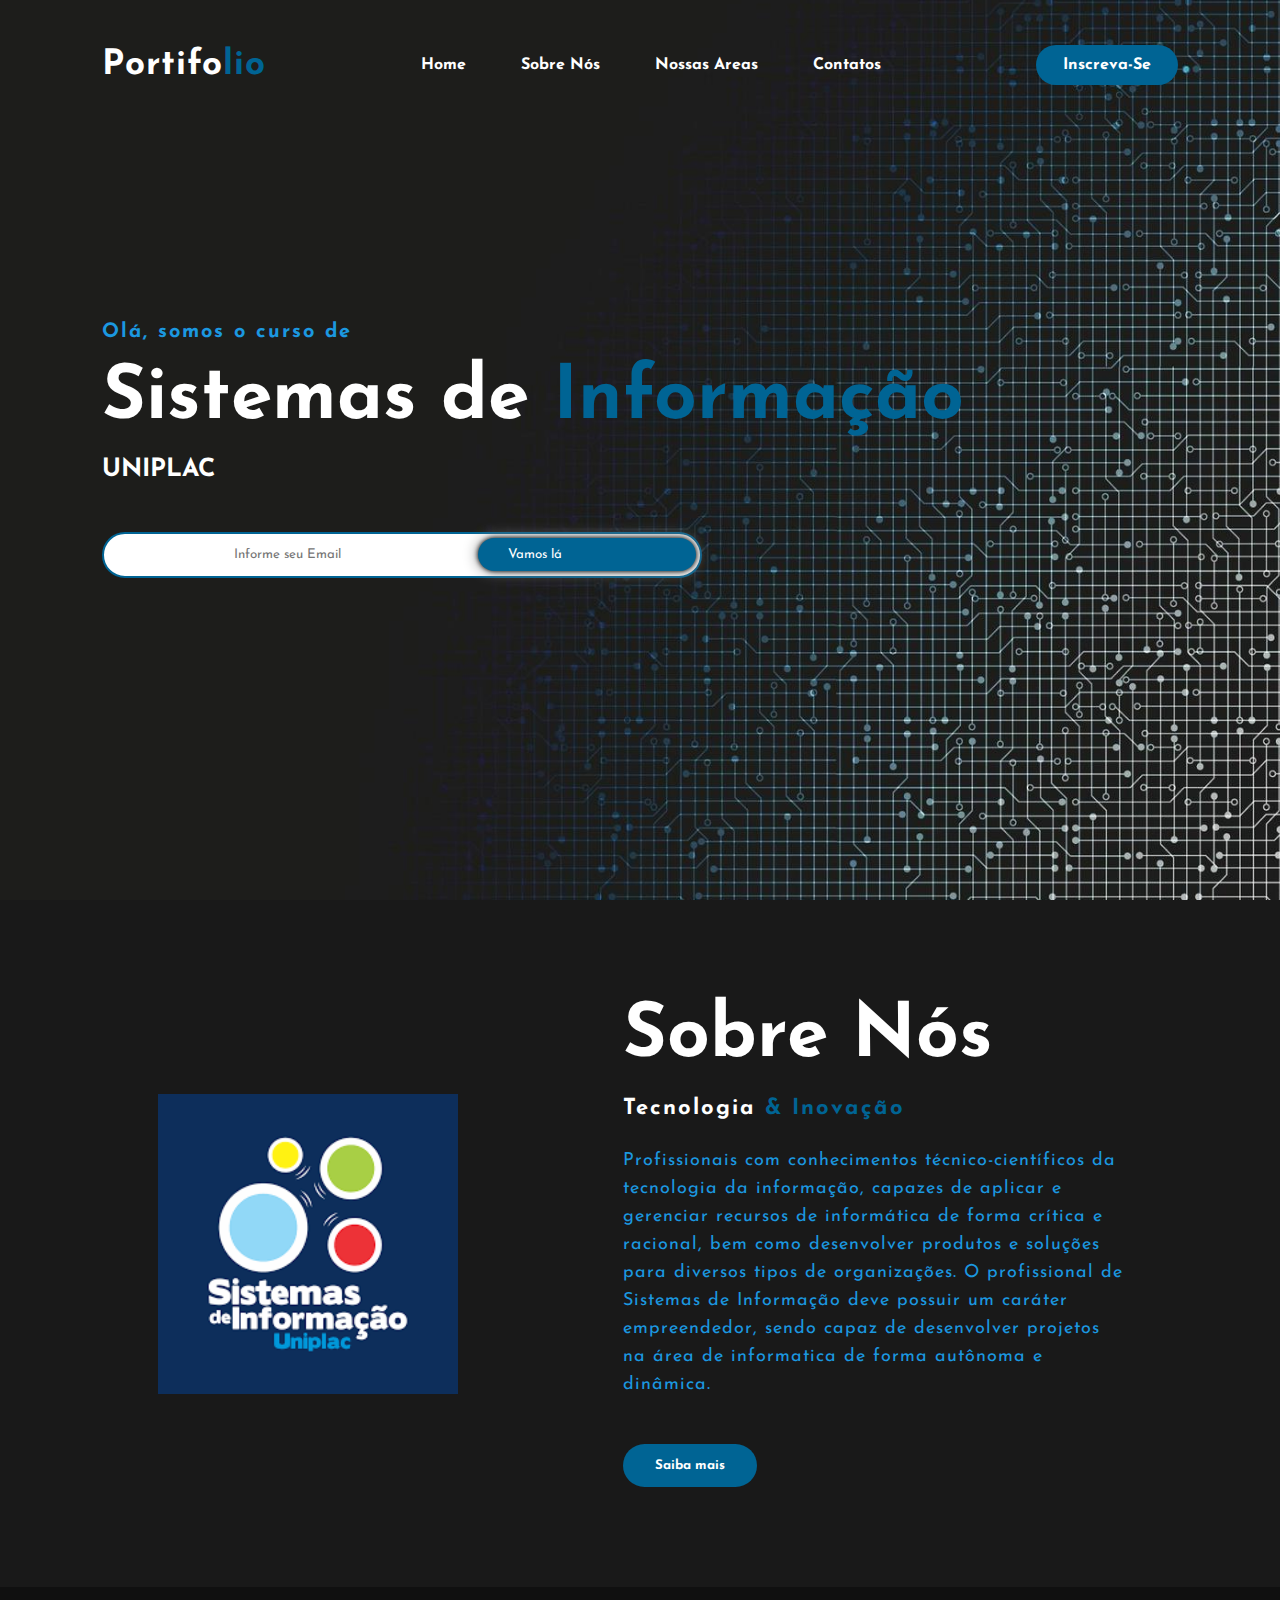
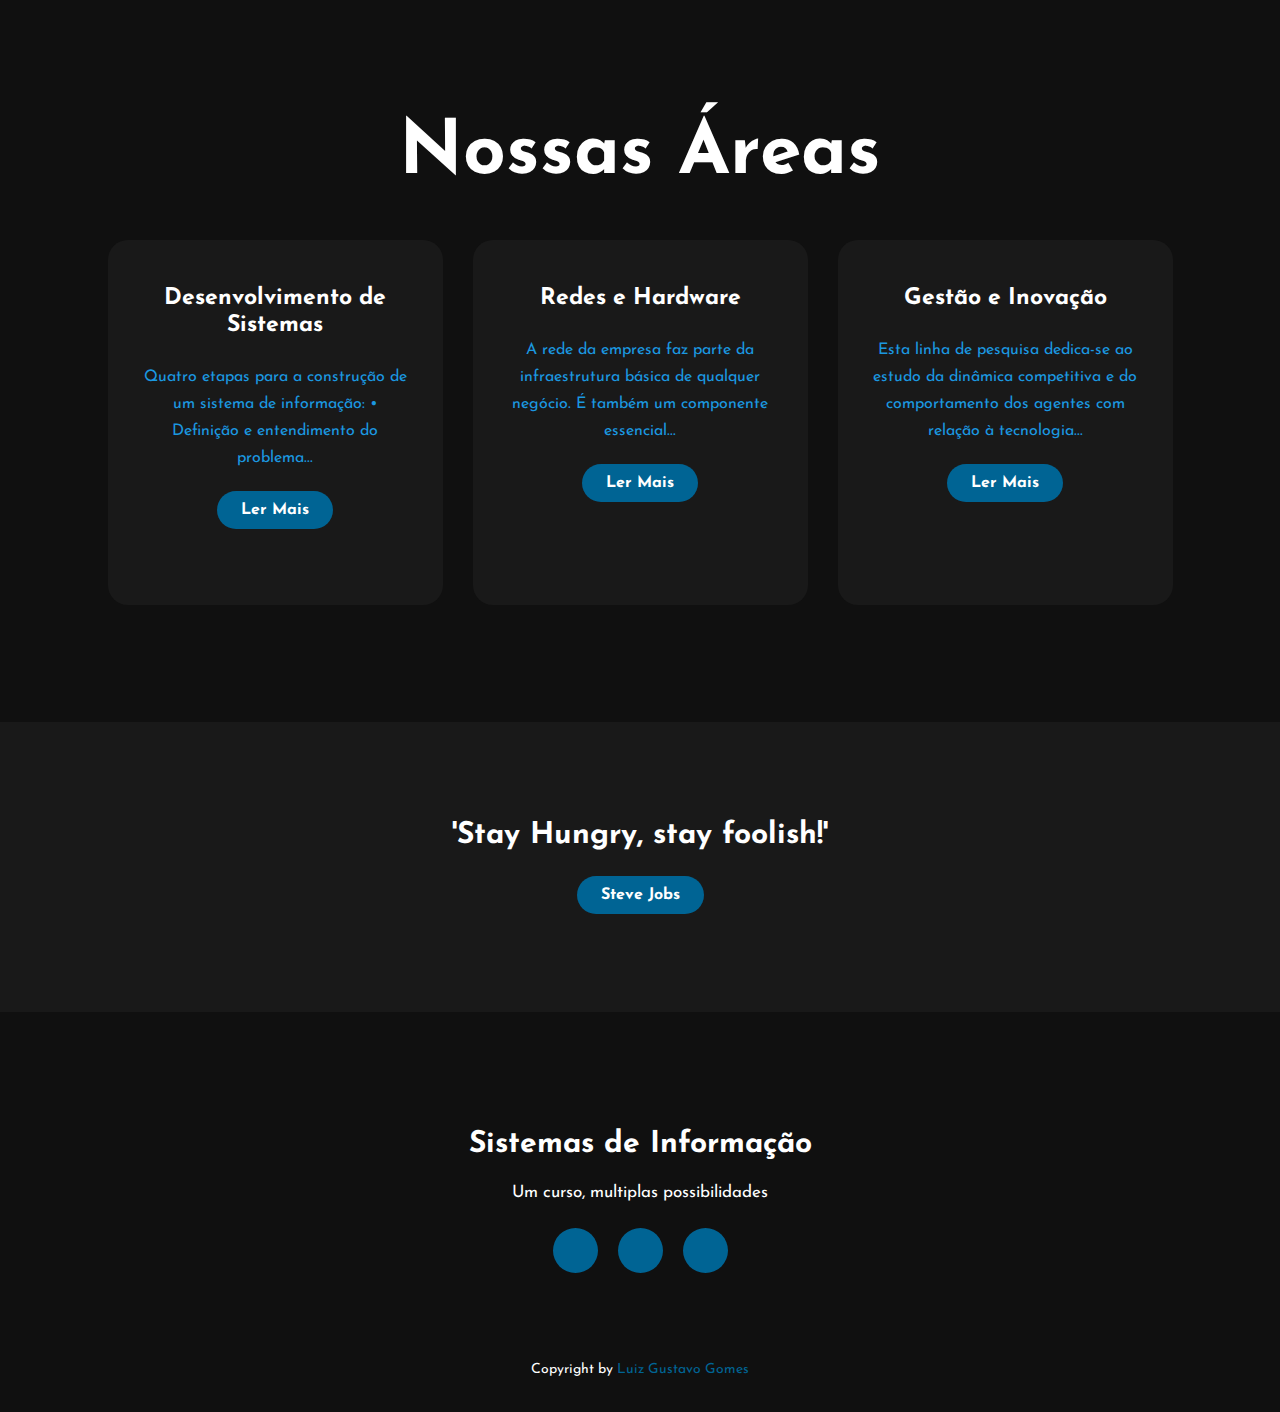
<file: Projeto_OnePage/index.html>
<!DOCTYPE html>
<html>

<head>
	<title>Website Portfólio</title>
	<link rel="stylesheet" type="text/css" href="css/estilo.css">

	<link rel="preconnect" href="https://fonts.gstatic.com">
	<link
		href="https://fonts.googleapis.com/css2?family=Josefin+Sans:ital,wght@0,100;0,200;0,300;0,400;0,500;0,600;0,700;1,100;1,200;1,300;1,400;1,500;1,600;1,700&display=swap"
		rel="stylesheet">

	<link rel="stylesheet" href="https://cdnjs.cloudflare.com/ajax/libs/font-awesome/6.2.0/css/all.min.css"
		integrity="sha512-xh6O/CkQoPOWDdYTDqeRdPCVd1SpvCA9XXcUnZS2FmJNp1coAFzvtCN9BmamE+4aHK8yyUHUSCcJHgXloTyT2A=="
		crossorigin="anonymous" referrerpolicy="no-referrer" />
</head>

<body>
	<!---- Seção HOME ---->
	<header class="home">
		<nav>
			<h2 class="logo">Portifo<span>lio</span></h2>
			<ul>
				<li><a href="file:///C:/Users/Cliente/Desktop/Web/Projeto_OnePage/%232-SinglePage/index.html">Home</a>
				</li>
				<li><a href="#sobre">Sobre Nós</a></li>
				<li><a href="#area">Nossas Areas</a></li>
				<li><a href="#frase">Contatos</a></li>
			</ul>
			<a href="https://www.youtube.com/c/NerdCrew" target="_blank" class="btn">Inscreva-Se</a>
		</nav>

		<div class="content">
			<h4>Olá, somos o curso de</h4>
			<h1>Sistemas de <span>Informação</span></h1>
			<h3>UNIPLAC</h3>
			<div class="news">
				<form>
					<input type="email" name="email" id="email" placeholder="Informe seu Email">
					<input type="subimit" name="submit" value="Vamos lá">
				</form>
			</div>
		</div>
	</header>

	<!----Seção Sobre Nós---->
	<section class="about" id="sobre">
		<div class="main">
			<img src="img/main-img.png">
			<div class="about-text">
				<h2>Sobre Nós</h2>
				<h5>Tecnologia <span>& Inovação</span></h5>
				<p>
					Profissionais com conhecimentos técnico-científicos da tecnologia da informação, capazes de aplicar
					e gerenciar recursos de informática de forma crítica e racional, bem como desenvolver produtos e
					soluções para diversos tipos de organizações. O profissional de Sistemas de Informação deve possuir
					um caráter empreendedor, sendo capaz de desenvolver projetos na área de informatica de forma
					autônoma e dinâmica.
				</p>
				<a href="https://www.uniplaclages.edu.br/graduacao/apresentacao/49-sistemas-de-informacao"
					target="_blank"><button type="button">Saiba mais</button></a>
			</div>
		</div>
	</section>


	<!-----Seção Nossas Áreas----->
	<div class="servico" id="area">
		<div class="title">
			<h2>Nossas Áreas</h2>
		</div>
		<div class="box">
			<div class="card">
				<i class="fa-sharp fa-solid fa-code-merge"></i>
				<h5>Desenvolvimento de Sistemas</h5>
				<div class="pra">
					<p>Quatro etapas para a construção de um sistema de informação: • Definição e entendimento do
						problema...</p>
					<p>
						<a class="button" href="http://www.ic.uff.br/~ilaim/Sistemas%2013.pdf" target="_blank">Ler
							Mais</a>
					</p>
				</div>
			</div>
			<div class="card">
				<i class="fa-sharp fa-solid fa-microchip"></i>
				<h5>Redes e Hardware</h5>
				<div class="pra">
					<p>A rede da empresa faz parte da infraestrutura básica de qualquer negócio. É também um componente
						essencial...</p>
					<p>
						<a class="button"
							href="https://www.paessler.com/br/network-device-management?gclid=EAIaIQobChMIxdWIqNer-gIVuUFIAB2NyAWNEAAYASAAEgIb6_D_BwE"
							target="_blank">Ler Mais</a>
					</p>
				</div>
			</div>
			<div class="card">
				<i class="fa-sharp fa-solid fa-folder-open"></i>
				<h5>Gestão e Inovação</h5>
				<div class="pra">
					<p>Esta linha de pesquisa dedica-se ao estudo da dinâmica competitiva e do comportamento dos agentes
						com relação à tecnologia...</p>
					<p>
						<a class="button"
							href="https://www.ppgep.ufscar.br/pt-br/o-programa/linhas-de-pesquisa/gestao-da-tecnologia-e-da-inovacao-gti"
							target="_blank">Ler Mais</a>
					</p>
				</div>
			</div>
		</div>
	</div>

	<!------Frase------>
	<div class="frase" id="frase">
		<p>'Stay Hungry, stay foolish!'</p>
		<a class="button" href="https://www.youtube.com/watch?v=4QatmiF4GJM" target="_blank">Steve Jobs</a>
	</div>

	<!------Rodapé - Contato--------->
	<footer>
		<p>Sistemas de Informação</p>
		<p>Um curso, multiplas possibilidades</p>

		<div class="social">
			<a href="https://pt-br.facebook.com/luizgustavo.gomes.3517" target="_blank"><i
					class="fab fa-facebook-f"></i></a>
			<a href="https://www.instagram.com/luiz_litwinski/" target="_blank"><i class="fab fa-instagram"></i></a>
			<a href="https://www.youtube.com/c/NerdCrew" target="_blank"><i class="fa-brands fa-youtube"></i></a>
		</div>

		<p class="end">Copyright by <span>Luiz Gustavo Gomes</span></p>
	</footer>

</body>

</html>
</file>
<file: Projeto_OnePage/css/estilo.css>
* {
    padding: 0;
    margin: 0;
    font-family: 'Josefin Sans', 'sans-serif';
    box-sizing: border-box;
}

.home {
    height: 100vh;
    width: 100%;
    background-image: url(../img/background.jpg);
    background-size: cover;
    background-position: center;
}

nav {
    display: flex;
    align-items: center;
    justify-content: space-between;
    padding-top: 45px;
    padding-left: 8%;
    padding-right: 8%;
}

.logo {
    color: white;
    font-size: 35px;
    letter-spacing: 1px;
    cursor: pointer;
}

span {
    color: #006494;
}

nav ul li {
    list-style-type: none;
    display: inline-block;
    padding: 10px 25px;
}

nav ul li a {
    color: white;
    text-decoration: none;
    font-weight: bold;
    text-transform: capitalize;
}

nav ul li a:hover {
    color: #006494;
    transition: .4s;
}

.btn {
    background-color: #006494;
    color: white;
    text-decoration: none;
    border: 2px solid transparent;
    font-weight: bold;
    padding: 10px 25px;
    border-radius: 30px;
    transition: transform .4s;
}

.btn:hover {
    transform: scale(1.2);
}

.content {
    position: absolute;
    top: 50%;
    left: 8%;
    transform: translateY(-50%);
}

h1 {
    color: white;
    margin: 20px 0px 20px;
    font-size: 75px;
}

h3 {
    color: white;
    font-size: 25px;
    margin-bottom: 50px;
}

h4 {
    color: #1b98e0;
    letter-spacing: 2px;
    font-size: 20px;
}

.news form {
    width: 600px;
    max-width: 100%;
    position: relative;
}

.news form input:first-child {
    display: inline-block;
    width: 100%;
    padding: 14px 130px 15px;
    border: 2px solid #006494;
    outline: none;
    border-radius: 30px;
}

.news form input:last-child {
    position: absolute;
    display: inline-block;
    outline: none;
    border: none;
    padding: 10px 30px;
    border-radius: 30px;
    background-color: #006494;
    color: white;
    box-shadow: 0px 0px 5px #000, 0px 0px 15px #858585;
    top: 6px;
    right: 6px;
    cursor: pointer;
}

.about {
    width: 100%;
    padding: 100px 0px;
    background-color: #191919;
}

.about img {
    height: auto;
    width: 300px;
}

.about-text {
    width: 500px;
}

.main {
    width: 1130px;
    max-width: 95%;
    margin: 0 auto;
    display: flex;
    align-items: center;
    justify-content: space-around;
}

.about-text h2 {
    color: white;
    font-size: 75px;
    text-transform: capitalize;
    margin-bottom: 20px;
}

.about-text h5 {
    color: white;
    letter-spacing: 2px;
    font-size: 22px;
    margin-bottom: 25px;
    text-transform: capitalize;
}


.about-text p {
    color: #1b98e0;
    letter-spacing: 1px;
    line-height: 28px;
    font-size: 18px;
    margin-bottom: 45px;
}

button {
    background-color: #006494;
    color: white;
    text-decoration: none;
    border: 2px solid transparent;
    font-weight: bold;
    padding: 13px 30px;
    border-radius: 30px;
    transition: .4s;
}

button:hover {
    background-color: transparent;
    border: 2px solid #006494;
    cursor: pointer;
}

.servico {
    background: #101010;
    width: 100%;
    padding: 100px 0px;
}

.title h2 {
    color: white;
    font-size: 75px;
    width: 1130px;
    margin: 30px auto;
    text-align: center;
}

.box {
    display: flex;
    justify-content: center;
    align-items: center;
    min-height: 400px;
}

.card {
    height: 365px;
    width: 335px;
    padding: 20px 35px;
    background: #191919;
    border-radius: 20px;
    margin: 15px;
    position: relative;
    overflow: hidden;
    text-align: center;
}

.card i {
    font-size: 50px;
    display: block;
    text-align: center;
    margin: 25px 0px;
    color: #006494;
}

h5 {
    color: white;
    font-size: 23px;
    line-height: 27px;
    margin-bottom: 25px;
}

.pra p {
    color: #1b98e0;
    font-size: 16px;
    line-height: 27px;
    margin-bottom: 25px;
}

.button {
    background-color: #006494;
    color: white;
    text-decoration: none;
    border: 2px solid transparent;
    font-weight: bold;
    padding: 9px 22px;
    border-radius: 30px;
    transition: .4s;
}

.button:hover {
    background-color: transparent;
    border: 2px solid #006494;
    cursor: pointer;
}

.frase {
    width: 100%;
    height: 290px;
    background: #191919;
    display: flex;
    align-items: center;
    flex-direction: column;
    justify-content: center;
}

.frase p {
    color: white;
    font-size: 30px;
    font-weight: bold;
    margin-bottom: 25px;
}

footer {
    position: relative;
    width: 100%;
    height: 400px;
    background: #101010;
    display: flex;
    flex-direction: column;
    align-items: center;
    justify-content: center;
}

footer p:nth-child(1) {
    font-size: 30px;
    color: white;
    margin-bottom: 20px;
    font-weight: bold;
}

footer p:nth-child(2) {
    color: white;
    font-size: 17px;
    width: 500px;
    text-align: center;
    line-height: 26px;
}

.social {
    display: flex;
}

.social a {
    width: 45px;
    height: 45px;
    display: flex;
    align-items: center;
    justify-content: center;
    background: #006494;
    border-radius: 50%;
    margin: 22px 10px;
    color: white;
    text-decoration: none;
    font-size: 20px;
}

.social a:hover {
    transform: scale(1.3);
    transition: .3s;
}

.end {
    position: absolute;
    color: white;
    bottom: 35px;
    font-size: 14px;
}
</file>
